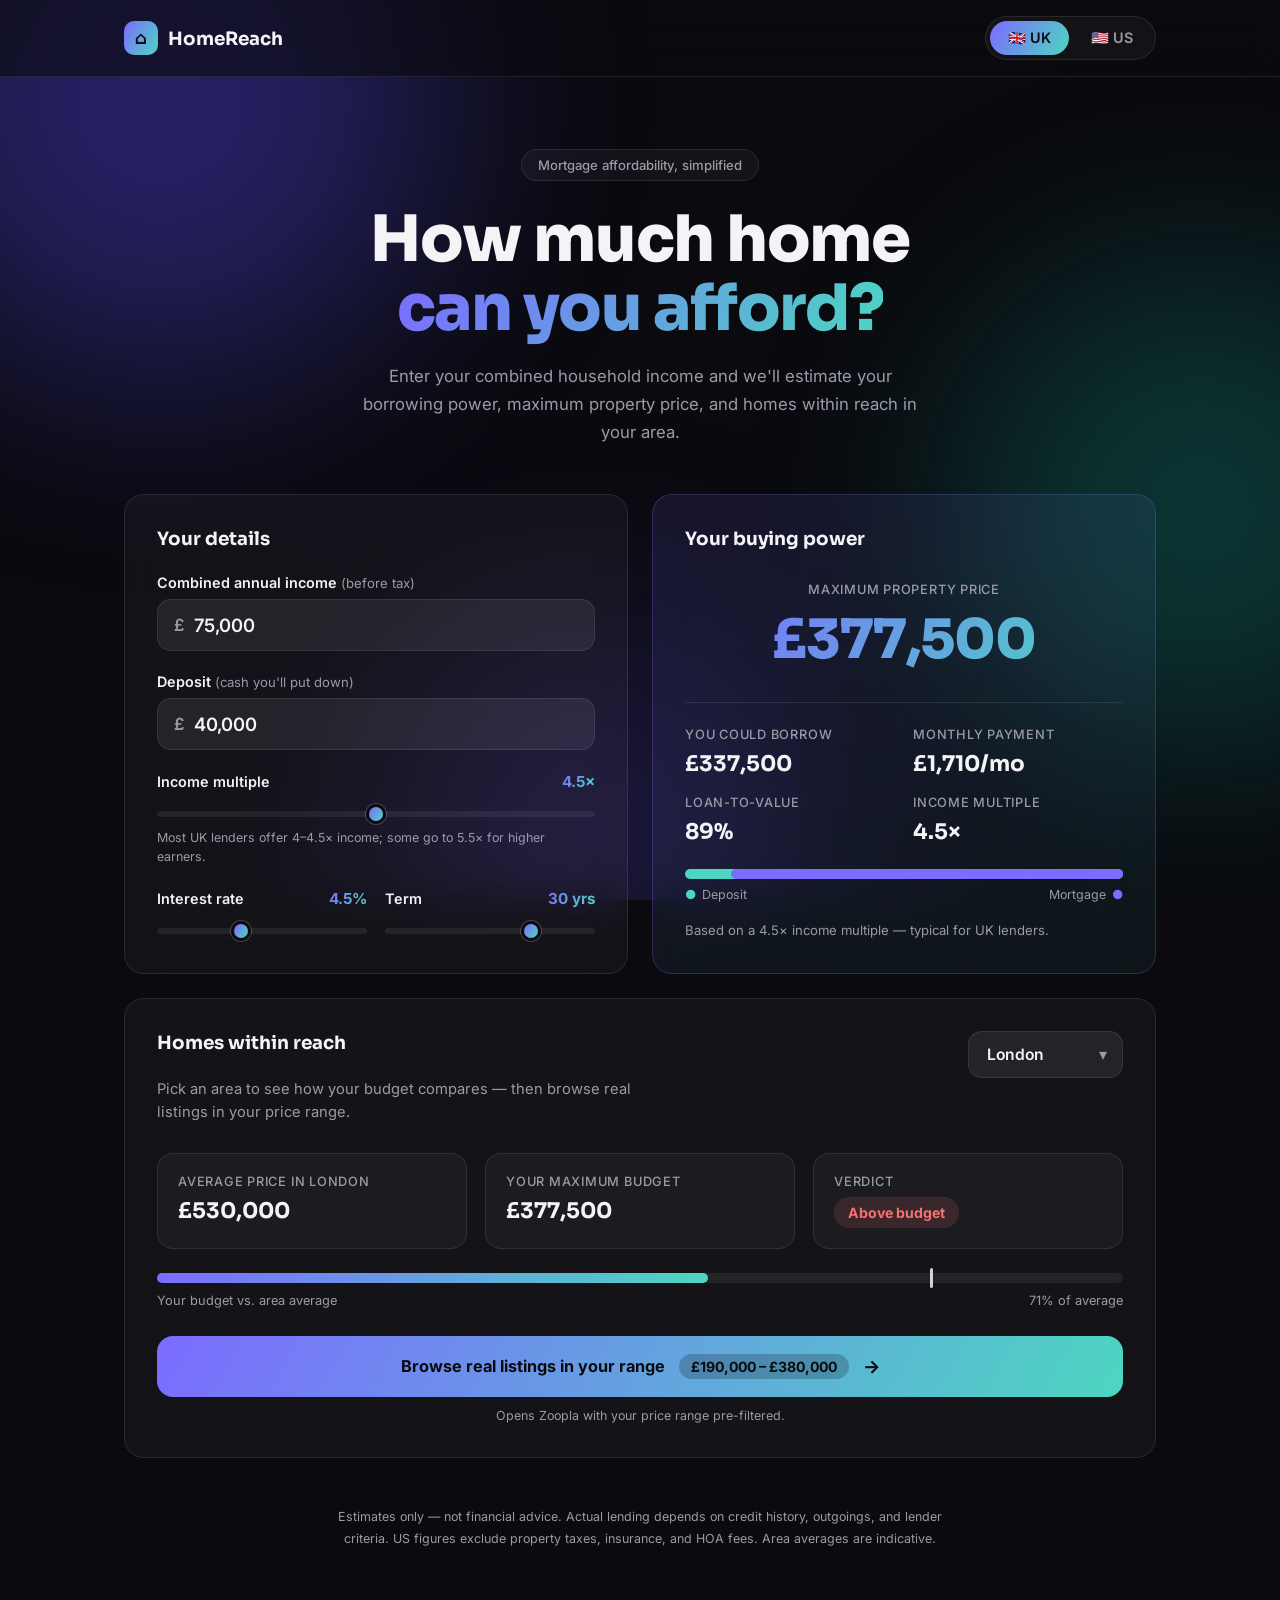
<file: mortgage-calculator/index.html>
<!DOCTYPE html>
<html lang="en">
<head>
  <meta charset="UTF-8" />
  <meta name="viewport" content="width=device-width, initial-scale=1.0" />
  <title>HomeReach — Mortgage Affordability Calculator</title>
  <meta name="description" content="Find out how much you can borrow and what price of home you can afford in the UK or US." />
  <link rel="icon" href="data:image/svg+xml,%3Csvg xmlns='http://www.w3.org/2000/svg' viewBox='0 0 100 100'%3E%3Ctext y='.9em' font-size='90'%3E%E2%8C%82%3C/text%3E%3C/svg%3E" />
  <link rel="preconnect" href="https://fonts.googleapis.com" />
  <link rel="preconnect" href="https://fonts.gstatic.com" crossorigin />
  <link href="https://fonts.googleapis.com/css2?family=Inter:wght@400;500;600;700;800&family=Sora:wght@600;700;800&display=swap" rel="stylesheet" />
  <link rel="stylesheet" href="styles.css" />
</head>
<body>
  <div class="bg-orbs" aria-hidden="true">
    <div class="orb orb-1"></div>
    <div class="orb orb-2"></div>
    <div class="orb orb-3"></div>
  </div>

  <nav class="nav">
    <div class="nav-inner">
      <div class="logo">
        <span class="logo-mark">⌂</span>
        <span class="logo-text">HomeReach</span>
      </div>
      <div class="country-toggle" role="tablist" aria-label="Country">
        <button class="toggle-btn active" data-country="uk" role="tab" aria-selected="true">🇬🇧 UK</button>
        <button class="toggle-btn" data-country="us" role="tab" aria-selected="false">🇺🇸 US</button>
      </div>
    </div>
  </nav>

  <header class="hero">
    <div class="hero-badge">Mortgage affordability, simplified</div>
    <h1>How much home<br /><span class="gradient-text">can you afford?</span></h1>
    <p class="hero-sub">Enter your combined household income and we'll estimate your borrowing power, maximum property price, and homes within reach in your area.</p>
  </header>

  <main class="container">
    <div class="calc-grid">
      <!-- ============ INPUTS ============ -->
      <section class="card inputs-card">
        <h2 class="card-title">Your details</h2>

        <div class="field">
          <label for="income">Combined annual income <span class="hint">(before tax)</span></label>
          <div class="input-wrap">
            <span class="currency-symbol">£</span>
            <input type="text" id="income" inputmode="numeric" value="75,000" autocomplete="off" />
          </div>
        </div>

        <div class="field">
          <label for="deposit"><span class="deposit-label">Deposit</span> <span class="hint">(cash you'll put down)</span></label>
          <div class="input-wrap">
            <span class="currency-symbol">£</span>
            <input type="text" id="deposit" inputmode="numeric" value="40,000" autocomplete="off" />
          </div>
        </div>

        <div class="field us-only" hidden>
          <label for="debts">Monthly debt payments <span class="hint">(loans, cards, car)</span></label>
          <div class="input-wrap">
            <span class="currency-symbol">$</span>
            <input type="text" id="debts" inputmode="numeric" value="0" autocomplete="off" />
          </div>
        </div>

        <div class="field uk-only">
          <div class="slider-head">
            <label for="multiple">Income multiple</label>
            <span class="slider-value" id="multiple-value">4.5×</span>
          </div>
          <input type="range" id="multiple" min="3.5" max="5.5" step="0.25" value="4.5" />
          <p class="field-note">Most UK lenders offer 4–4.5× income; some go to 5.5× for higher earners.</p>
        </div>

        <div class="field us-only" hidden>
          <div class="slider-head">
            <label for="dti">Debt-to-income ratio</label>
            <span class="slider-value" id="dti-value">36%</span>
          </div>
          <input type="range" id="dti" min="28" max="43" step="1" value="36" />
          <p class="field-note">36% is the standard guideline; up to 43% may qualify for some loans.</p>
        </div>

        <div class="field-row">
          <div class="field">
            <div class="slider-head">
              <label for="rate">Interest rate</label>
              <span class="slider-value" id="rate-value">4.5%</span>
            </div>
            <input type="range" id="rate" min="1" max="10" step="0.1" value="4.5" />
          </div>
          <div class="field">
            <div class="slider-head">
              <label for="term">Term</label>
              <span class="slider-value" id="term-value">30 yrs</span>
            </div>
            <input type="range" id="term" min="5" max="40" step="1" value="30" />
          </div>
        </div>
      </section>

      <!-- ============ RESULTS ============ -->
      <section class="card results-card">
        <h2 class="card-title">Your buying power</h2>

        <div class="result-hero">
          <div class="result-label">Maximum property price</div>
          <div class="result-big" id="result-price">£377,500</div>
        </div>

        <div class="result-grid">
          <div class="result-item">
            <div class="result-label">You could borrow</div>
            <div class="result-num" id="result-loan">£337,500</div>
          </div>
          <div class="result-item">
            <div class="result-label">Monthly payment</div>
            <div class="result-num" id="result-monthly">£1,710</div>
          </div>
          <div class="result-item">
            <div class="result-label">Loan-to-value</div>
            <div class="result-num" id="result-ltv">89%</div>
          </div>
          <div class="result-item">
            <div class="result-label" id="ratio-label">Income multiple</div>
            <div class="result-num" id="result-ratio">4.5×</div>
          </div>
        </div>

        <div class="ltv-bar">
          <div class="ltv-track"><div class="ltv-fill" id="ltv-fill"></div></div>
          <div class="ltv-caption"><span>Deposit</span><span>Mortgage</span></div>
        </div>

        <p class="result-note" id="result-note">Based on a 4.5× income multiple — typical for UK lenders.</p>
      </section>
    </div>

    <!-- ============ REGION / PROPERTIES ============ -->
    <section class="card region-card">
      <div class="region-head">
        <div>
          <h2 class="card-title">Homes within reach</h2>
          <p class="region-sub">Pick an area to see how your budget compares — then browse real listings in your price range.</p>
        </div>
        <div class="select-wrap">
          <select id="region-select" aria-label="Select a region"></select>
        </div>
      </div>

      <div class="region-body" id="region-body">
        <div class="region-stats">
          <div class="region-stat">
            <div class="result-label">Average price in <span id="region-name">London</span></div>
            <div class="result-num" id="region-avg">£530,000</div>
          </div>
          <div class="region-stat">
            <div class="result-label">Your maximum budget</div>
            <div class="result-num" id="region-budget">£377,500</div>
          </div>
          <div class="region-stat">
            <div class="result-label">Verdict</div>
            <div class="badge" id="region-badge">Above budget</div>
          </div>
        </div>

        <div class="compare-bar">
          <div class="compare-track">
            <div class="compare-fill" id="compare-fill"></div>
            <div class="compare-marker" id="compare-marker" title="Area average"></div>
          </div>
          <div class="compare-caption">
            <span>Your budget vs. area average</span>
            <span id="compare-pct">71% of average</span>
          </div>
        </div>

        <a class="cta-btn" id="browse-btn" href="#" target="_blank" rel="noopener noreferrer">
          Browse real listings in your range
          <span class="cta-range" id="cta-range">£190,000 – £377,500</span>
          <span class="cta-arrow">→</span>
        </a>
        <p class="field-note" id="browse-note">Opens Zoopla with your price range pre-filtered.</p>
      </div>
    </section>

    <footer class="footer">
      <p>Estimates only — not financial advice. Actual lending depends on credit history, outgoings, and lender criteria. US figures exclude property taxes, insurance, and HOA fees. Area averages are indicative.</p>
    </footer>
  </main>

  <script src="app.js"></script>
</body>
</html>
</file>
<file: mortgage-calculator/styles.css>
/* ============ Design tokens ============ */
:root {
  --bg: #0a0a0f;
  --surface: rgba(255, 255, 255, 0.04);
  --surface-strong: rgba(255, 255, 255, 0.07);
  --border: rgba(255, 255, 255, 0.09);
  --text: #f4f4f6;
  --text-dim: #9b9ba7;
  --accent-1: #7c6cff;
  --accent-2: #4dd6c1;
  --accent-grad: linear-gradient(120deg, #7c6cff 0%, #4dd6c1 100%);
  --green: #4ade80;
  --amber: #fbbf24;
  --red: #f87171;
  --radius: 20px;
  --font-body: "Inter", system-ui, -apple-system, sans-serif;
  --font-display: "Sora", var(--font-body);
}

* { margin: 0; padding: 0; box-sizing: border-box; }

html { scroll-behavior: smooth; }

body {
  font-family: var(--font-body);
  background: var(--bg);
  color: var(--text);
  min-height: 100vh;
  overflow-x: hidden;
  -webkit-font-smoothing: antialiased;
}

/* ============ Background orbs ============ */
.bg-orbs {
  position: fixed;
  inset: 0;
  z-index: -1;
  overflow: hidden;
  pointer-events: none;
}
.orb {
  position: absolute;
  border-radius: 50%;
  filter: blur(110px);
  opacity: 0.35;
  animation: drift 24s ease-in-out infinite alternate;
}
.orb-1 { width: 560px; height: 560px; background: #5b4dff; top: -180px; left: -120px; }
.orb-2 { width: 480px; height: 480px; background: #0e8a78; top: 30%; right: -160px; animation-delay: -8s; }
.orb-3 { width: 420px; height: 420px; background: #3d2f8f; bottom: -140px; left: 30%; animation-delay: -16s; }

@keyframes drift {
  from { transform: translate(0, 0) scale(1); }
  to   { transform: translate(60px, 40px) scale(1.12); }
}

/* ============ Nav ============ */
.nav {
  position: sticky;
  top: 0;
  z-index: 10;
  backdrop-filter: blur(18px);
  -webkit-backdrop-filter: blur(18px);
  background: rgba(10, 10, 15, 0.6);
  border-bottom: 1px solid var(--border);
}
.nav-inner {
  max-width: 1080px;
  margin: 0 auto;
  padding: 16px 24px;
  display: flex;
  align-items: center;
  justify-content: space-between;
}
.logo { display: flex; align-items: center; gap: 10px; font-family: var(--font-display); font-weight: 700; font-size: 1.15rem; }
.logo-mark {
  display: grid;
  place-items: center;
  width: 34px;
  height: 34px;
  border-radius: 10px;
  background: var(--accent-grad);
  font-size: 1.1rem;
  color: #0a0a0f;
}

.country-toggle {
  display: flex;
  gap: 4px;
  padding: 4px;
  background: var(--surface);
  border: 1px solid var(--border);
  border-radius: 999px;
}
.toggle-btn {
  border: none;
  background: transparent;
  color: var(--text-dim);
  font-family: var(--font-body);
  font-weight: 600;
  font-size: 0.9rem;
  padding: 8px 18px;
  border-radius: 999px;
  cursor: pointer;
  transition: all 0.25s ease;
}
.toggle-btn.active {
  background: var(--accent-grad);
  color: #0a0a0f;
}

/* ============ Hero ============ */
.hero {
  max-width: 820px;
  margin: 0 auto;
  padding: 72px 24px 48px;
  text-align: center;
}
.hero-badge {
  display: inline-block;
  padding: 7px 16px;
  border-radius: 999px;
  border: 1px solid var(--border);
  background: var(--surface);
  color: var(--text-dim);
  font-size: 0.82rem;
  font-weight: 500;
  margin-bottom: 24px;
}
.hero h1 {
  font-family: var(--font-display);
  font-size: clamp(2.4rem, 6vw, 4rem);
  font-weight: 800;
  line-height: 1.08;
  letter-spacing: -0.02em;
}
.gradient-text {
  background: var(--accent-grad);
  -webkit-background-clip: text;
  background-clip: text;
  color: transparent;
}
.hero-sub {
  margin: 20px auto 0;
  max-width: 560px;
  color: var(--text-dim);
  font-size: 1.05rem;
  line-height: 1.65;
}

/* ============ Layout ============ */
.container {
  max-width: 1080px;
  margin: 0 auto;
  padding: 0 24px 80px;
}
.calc-grid {
  display: grid;
  grid-template-columns: 1fr 1fr;
  gap: 24px;
}
@media (max-width: 840px) {
  .calc-grid { grid-template-columns: 1fr; }
}

/* ============ Cards ============ */
.card {
  background: var(--surface);
  border: 1px solid var(--border);
  border-radius: var(--radius);
  padding: 32px;
  backdrop-filter: blur(20px);
  -webkit-backdrop-filter: blur(20px);
}
.card-title {
  font-family: var(--font-display);
  font-size: 1.15rem;
  font-weight: 700;
  margin-bottom: 24px;
}

/* ============ Inputs ============ */
.field { margin-bottom: 22px; }
.field:last-child { margin-bottom: 0; }
.field label {
  display: block;
  font-size: 0.9rem;
  font-weight: 600;
  margin-bottom: 8px;
}
.hint { color: var(--text-dim); font-weight: 400; font-size: 0.82rem; }

.input-wrap {
  display: flex;
  align-items: center;
  background: var(--surface-strong);
  border: 1px solid var(--border);
  border-radius: 14px;
  transition: border-color 0.2s ease, box-shadow 0.2s ease;
}
.input-wrap:focus-within {
  border-color: var(--accent-1);
  box-shadow: 0 0 0 3px rgba(124, 108, 255, 0.18);
}
.currency-symbol {
  padding: 0 4px 0 16px;
  color: var(--text-dim);
  font-weight: 600;
  font-size: 1.05rem;
}
.input-wrap input {
  flex: 1;
  min-width: 0;
  border: none;
  background: transparent;
  color: var(--text);
  font-family: var(--font-body);
  font-size: 1.15rem;
  font-weight: 600;
  padding: 14px 16px 14px 6px;
  outline: none;
}

.field-row {
  display: grid;
  grid-template-columns: 1fr 1fr;
  gap: 18px;
}
.field-row .field { margin-bottom: 0; }

.slider-head {
  display: flex;
  justify-content: space-between;
  align-items: baseline;
  margin-bottom: 10px;
}
.slider-head label { margin-bottom: 0; }
.slider-value {
  font-weight: 700;
  font-size: 0.95rem;
  background: var(--accent-grad);
  -webkit-background-clip: text;
  background-clip: text;
  color: transparent;
}
.field-note {
  margin-top: 8px;
  font-size: 0.78rem;
  color: var(--text-dim);
  line-height: 1.5;
}

input[type="range"] {
  -webkit-appearance: none;
  appearance: none;
  width: 100%;
  height: 6px;
  border-radius: 999px;
  background: var(--surface-strong);
  outline: none;
  cursor: pointer;
}
input[type="range"]::-webkit-slider-thumb {
  -webkit-appearance: none;
  appearance: none;
  width: 20px;
  height: 20px;
  border-radius: 50%;
  background: var(--accent-grad);
  border: 3px solid #0a0a0f;
  box-shadow: 0 0 0 1px rgba(255, 255, 255, 0.2);
  transition: transform 0.15s ease;
}
input[type="range"]::-webkit-slider-thumb:hover { transform: scale(1.15); }
input[type="range"]::-moz-range-thumb {
  width: 14px;
  height: 14px;
  border-radius: 50%;
  background: #7c6cff;
  border: 3px solid #0a0a0f;
}

/* ============ Results ============ */
.results-card {
  background: linear-gradient(160deg, rgba(124, 108, 255, 0.12), rgba(77, 214, 193, 0.06));
  border-color: rgba(124, 108, 255, 0.25);
}
.result-hero {
  text-align: center;
  padding: 8px 0 28px;
  border-bottom: 1px solid var(--border);
  margin-bottom: 24px;
}
.result-label {
  font-size: 0.8rem;
  font-weight: 500;
  color: var(--text-dim);
  text-transform: uppercase;
  letter-spacing: 0.06em;
  margin-bottom: 8px;
}
.result-big {
  font-family: var(--font-display);
  font-size: clamp(2.4rem, 5vw, 3.4rem);
  font-weight: 800;
  letter-spacing: -0.02em;
  background: var(--accent-grad);
  -webkit-background-clip: text;
  background-clip: text;
  color: transparent;
}
.result-grid {
  display: grid;
  grid-template-columns: 1fr 1fr;
  gap: 18px;
  margin-bottom: 24px;
}
.result-num {
  font-family: var(--font-display);
  font-size: 1.35rem;
  font-weight: 700;
}
.ltv-bar { margin-bottom: 18px; }
.ltv-track {
  height: 10px;
  border-radius: 999px;
  background: var(--accent-2);
  overflow: hidden;
  display: flex;
  flex-direction: row-reverse;
}
.ltv-fill {
  height: 100%;
  background: var(--accent-1);
  border-radius: 999px 0 0 999px;
  width: 89%;
  transition: width 0.5s cubic-bezier(0.22, 1, 0.36, 1);
}
.ltv-caption {
  display: flex;
  justify-content: space-between;
  margin-top: 8px;
  font-size: 0.78rem;
  color: var(--text-dim);
}
.ltv-caption span:first-child::before { content: "●"; color: var(--accent-2); margin-right: 6px; }
.ltv-caption span:last-child::after { content: "●"; color: var(--accent-1); margin-left: 6px; }
.result-note {
  font-size: 0.82rem;
  color: var(--text-dim);
  line-height: 1.55;
}

/* ============ Region ============ */
.region-card { margin-top: 24px; }
.region-head {
  display: flex;
  justify-content: space-between;
  align-items: flex-start;
  gap: 24px;
  flex-wrap: wrap;
  margin-bottom: 28px;
}
.region-sub { color: var(--text-dim); font-size: 0.92rem; max-width: 480px; line-height: 1.6; }

.select-wrap { position: relative; }
.select-wrap::after {
  content: "▾";
  position: absolute;
  right: 16px;
  top: 50%;
  transform: translateY(-50%);
  color: var(--text-dim);
  pointer-events: none;
}
.select-wrap select {
  appearance: none;
  -webkit-appearance: none;
  background: var(--surface-strong);
  border: 1px solid var(--border);
  border-radius: 14px;
  color: var(--text);
  font-family: var(--font-body);
  font-size: 0.98rem;
  font-weight: 600;
  padding: 13px 44px 13px 18px;
  cursor: pointer;
  outline: none;
  transition: border-color 0.2s ease;
}
.select-wrap select:focus { border-color: var(--accent-1); }
.select-wrap option { background: #16161f; }

.region-stats {
  display: grid;
  grid-template-columns: repeat(3, 1fr);
  gap: 18px;
  margin-bottom: 24px;
}
@media (max-width: 700px) {
  .region-stats { grid-template-columns: 1fr; }
}
.region-stat {
  background: var(--surface);
  border: 1px solid var(--border);
  border-radius: 16px;
  padding: 20px;
}
.badge {
  display: inline-block;
  padding: 7px 14px;
  border-radius: 999px;
  font-size: 0.88rem;
  font-weight: 700;
}
.badge.ok    { background: rgba(74, 222, 128, 0.14); color: var(--green); }
.badge.close { background: rgba(251, 191, 36, 0.14); color: var(--amber); }
.badge.over  { background: rgba(248, 113, 113, 0.14); color: var(--red); }

.compare-bar { margin-bottom: 28px; }
.compare-track {
  position: relative;
  height: 10px;
  border-radius: 999px;
  background: var(--surface-strong);
  overflow: visible;
}
.compare-fill {
  height: 100%;
  border-radius: 999px;
  background: var(--accent-grad);
  width: 70%;
  transition: width 0.5s cubic-bezier(0.22, 1, 0.36, 1);
}
.compare-marker {
  position: absolute;
  top: -5px;
  left: 80%;
  width: 3px;
  height: 20px;
  border-radius: 2px;
  background: var(--text);
  opacity: 0.85;
}
.compare-caption {
  display: flex;
  justify-content: space-between;
  margin-top: 10px;
  font-size: 0.8rem;
  color: var(--text-dim);
}

.cta-btn {
  display: flex;
  align-items: center;
  justify-content: center;
  gap: 14px;
  flex-wrap: wrap;
  width: 100%;
  padding: 18px 24px;
  border-radius: 16px;
  background: var(--accent-grad);
  color: #0a0a0f;
  font-weight: 700;
  font-size: 1.02rem;
  text-decoration: none;
  transition: transform 0.2s ease, box-shadow 0.2s ease;
}
.cta-btn:hover {
  transform: translateY(-2px);
  box-shadow: 0 12px 32px rgba(124, 108, 255, 0.35);
}
.cta-range {
  padding: 4px 12px;
  border-radius: 999px;
  background: rgba(10, 10, 15, 0.22);
  font-size: 0.88rem;
}
.cta-arrow { font-size: 1.15rem; }
#browse-note { text-align: center; margin-top: 10px; }

/* ============ Footer ============ */
.footer {
  margin-top: 48px;
  text-align: center;
}
.footer p {
  max-width: 640px;
  margin: 0 auto;
  font-size: 0.78rem;
  color: var(--text-dim);
  line-height: 1.7;
}
</file>
